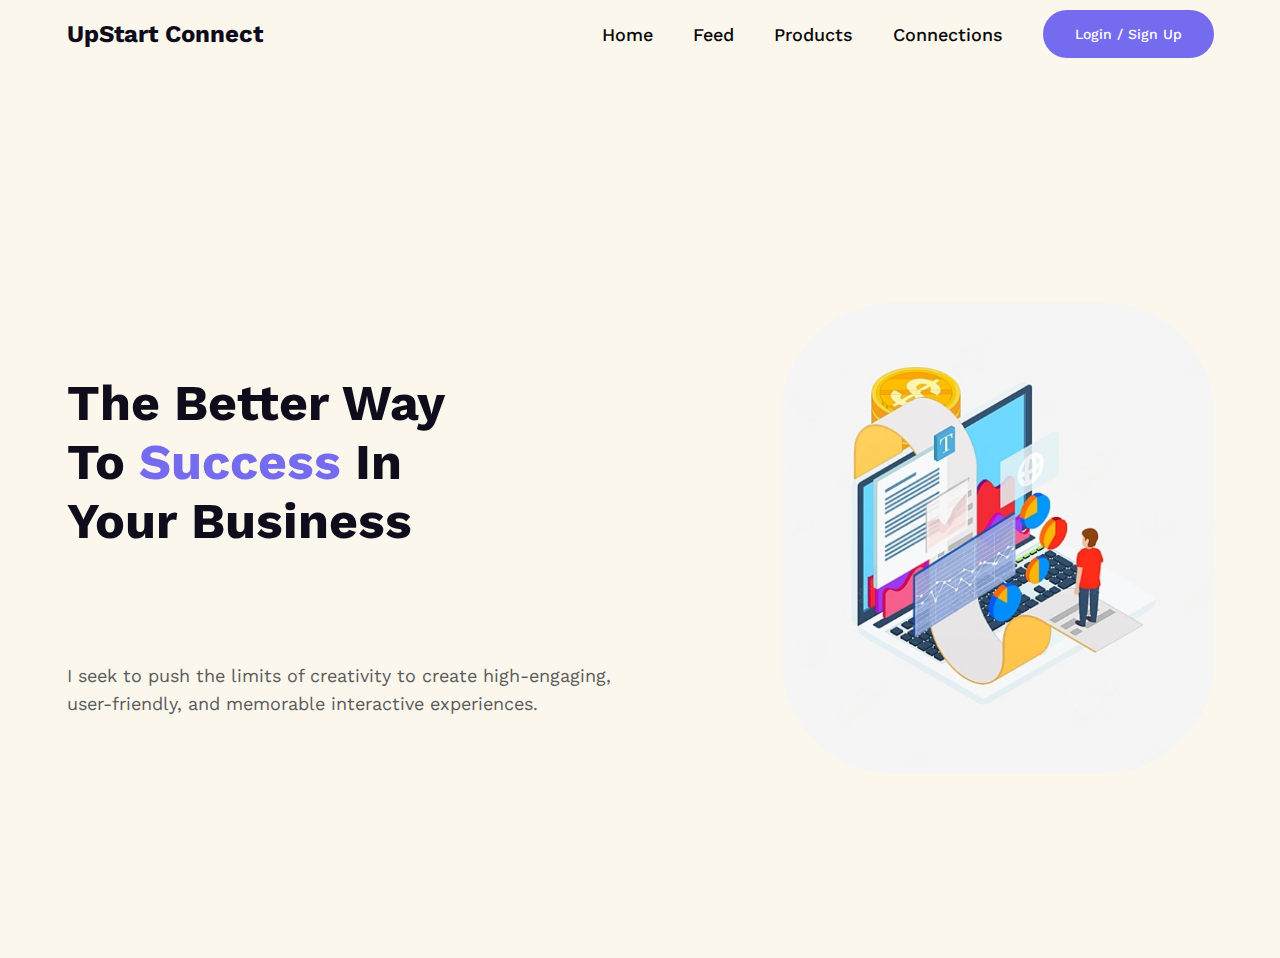
<file: index.html>
<!DOCTYPE html>
<html lang="en">
<head>
    <meta charset="UTF-8">
    <meta name="viewport" content="width=device-width, initial-scale=1.0">
    <title>UpStart Connect</title>
    <link rel="preconnect" href="https://fonts.googleapis.com">
    <link rel="preconnect" href="https://fonts.gstatic.com" crossorigin>
    <link href="https://fonts.googleapis.com/css2?family=Poppins:wght@300;600
    &display=swap" rel="stylesheet">
    <link href="https://fonts.googleapis.com/css2?family=Work+Sans:wght@500;600
    &display=swap" rel="stylesheet">
    <link rel="stylesheet" href="style.css">
</head>
<body>
    <header>
        <div class="wrapper">
            <nav class="header">
                <div class="logo">
                    UpStart Connect
                </div>
                <ul>
                    <li class='hover'>
                        <a href="index.html">Home</a>
                    </li>
                    <li class='hover'>
                        <a href="feed.html">Feed</a>
                    </li>
                    <li class='hover'>
                        <a href="product.html">Products</a>
                    </li>
                    <li class='hover'>
                        <a href="connection.html">Connections</a>
                    </li>
                    <li>
                        <a href="login.html" class="btn">Login / Sign Up</a>
                    </li>
                </ul>
            </nav>

            <!-- End of navbar -->

            <div class="main-section">
                <div class="left">
                    <h1>The Better Way <br>To <div class="spl">Success</div> In <br>Your Business</h1>
                    <p>I seek to push the limits of creativity to create high-engaging,<br>user-friendly, 
                    and memorable interactive experiences.</p>
                </div>
                <div class="right">
                    <img src="images/image 789.png" alt="">
                </div>
            </div>
        </div>
    </header>
</body>
</html>
</file>
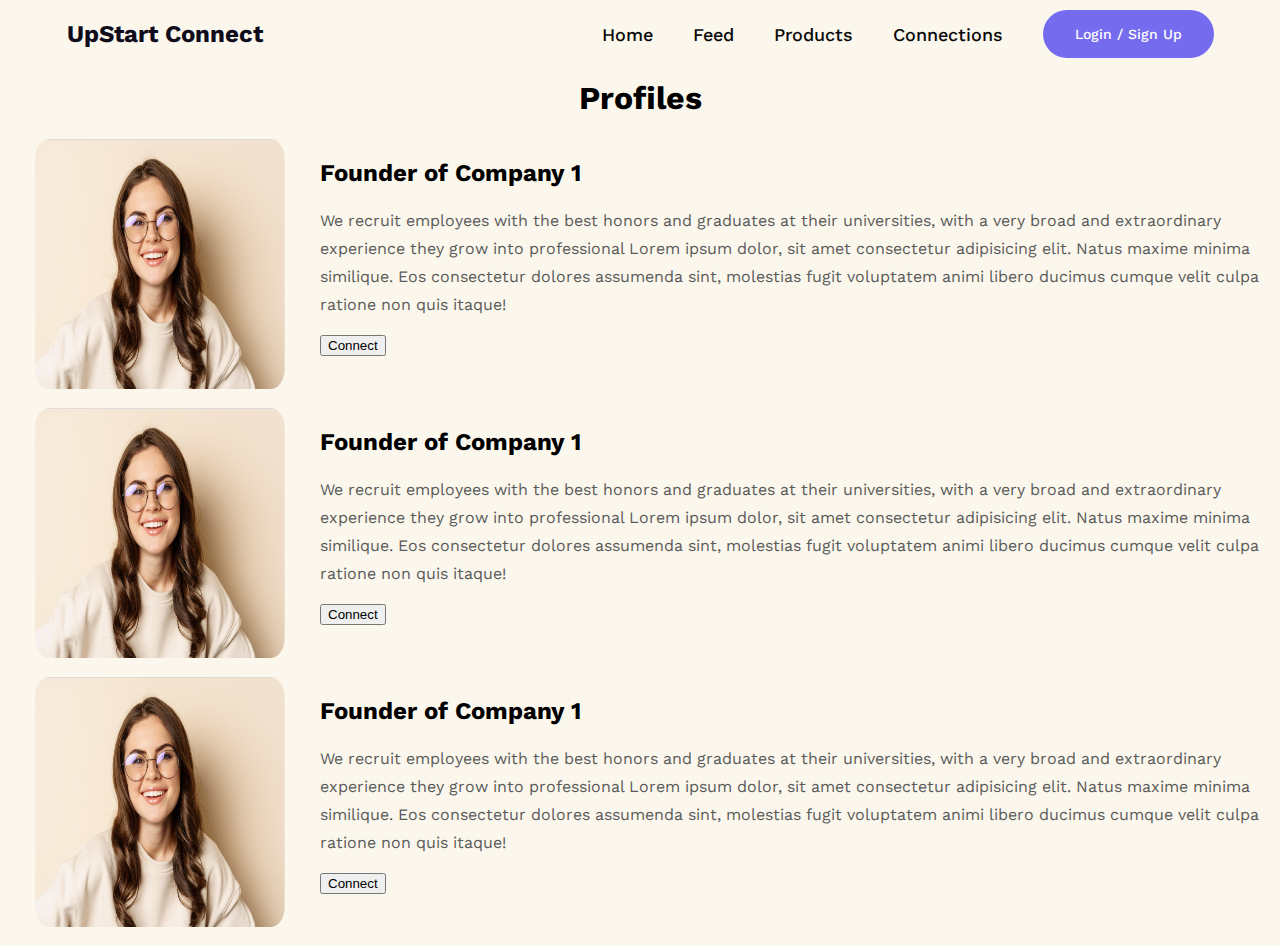
<file: connection.html>
<!DOCTYPE html>
<html lang="en">
<head>
    <meta charset="UTF-8">
    <meta name="viewport" content="width=device-width, initial-scale=1.0">
    <title>Networking</title>
    <link rel="preconnect" href="https://fonts.googleapis.com">
    <link rel="preconnect" href="https://fonts.gstatic.com" crossorigin>
    <link href="https://fonts.googleapis.com/css2?family=Poppins:wght@300;600
    &display=swap" rel="stylesheet">
    <link href="https://fonts.googleapis.com/css2?family=Work+Sans:wght@500;600
    &display=swap" rel="stylesheet">
    <link rel="stylesheet" href="style.css">
</head>
<body>
    <div class="wrapper">
        <nav>
          <div class="logo">
              UpStart Connect
          </div>
          <ul>
              <li class='hover'>
                  <a href="index.html">Home</a>
              </li>
              <li class='hover'>
                  <a href="feed.html">Feed</a>
              </li>
              <li class='hover'>
                  <a href="product.html">Products</a>
              </li>
              <li class='hover'>
                  <a href="connection.html">Connections</a>
              </li>
              <li>
                  <a href="login.html" class="btn">Login / Sign Up</a>
              </li>
          </ul>
      </nav>
      </div>
    <h1 class="heading">Profiles</h1>
    <div class="profile">
        <div class="left">
            <img src="images/Image.png" alt="">
        </div>
        <div class="right">
            <h2>Founder of Company 1</h2>
            <p>We recruit employees with the best honors and graduates at their universities,
            with a very broad and extraordinary experience they grow into professional Lorem ipsum dolor,
            sit amet consectetur adipisicing elit. Natus maxime minima similique.
            Eos consectetur dolores assumenda sint, molestias fugit voluptatem
            animi libero ducimus cumque velit culpa ratione non quis itaque!</p>
            <button>Connect</button>
        </div>
    </div>
    <div class="profile">
        <div class="left">
            <img src="images/Image.png" alt="">
        </div>
        <div class="right">
            <h2>Founder of Company 1</h2>
            <p>We recruit employees with the best honors and graduates at their universities,
                with a very broad and extraordinary experience they grow into professional Lorem ipsum dolor,
                sit amet consectetur adipisicing elit. Natus maxime minima similique.
                Eos consectetur dolores assumenda sint, molestias fugit voluptatem
                animi libero ducimus cumque velit culpa ratione non quis itaque!</p>
            <button>Connect</button>
        </div>
    </div>
    <div class="profile">
        <div class="left">
            <img src="images/Image.png" alt="">
        </div>
        <div class="right">
            <h2>Founder of Company 1</h2>
            <p>We recruit employees with the best honors and graduates at their universities,
                with a very broad and extraordinary experience they grow into professional Lorem ipsum dolor,
                sit amet consectetur adipisicing elit. Natus maxime minima similique.
                Eos consectetur dolores assumenda sint, molestias fugit voluptatem
                animi libero ducimus cumque velit culpa ratione non quis itaque!</p>
            <button >Connect</button>
        </div>
    </div>
</body>
</html>
</file>
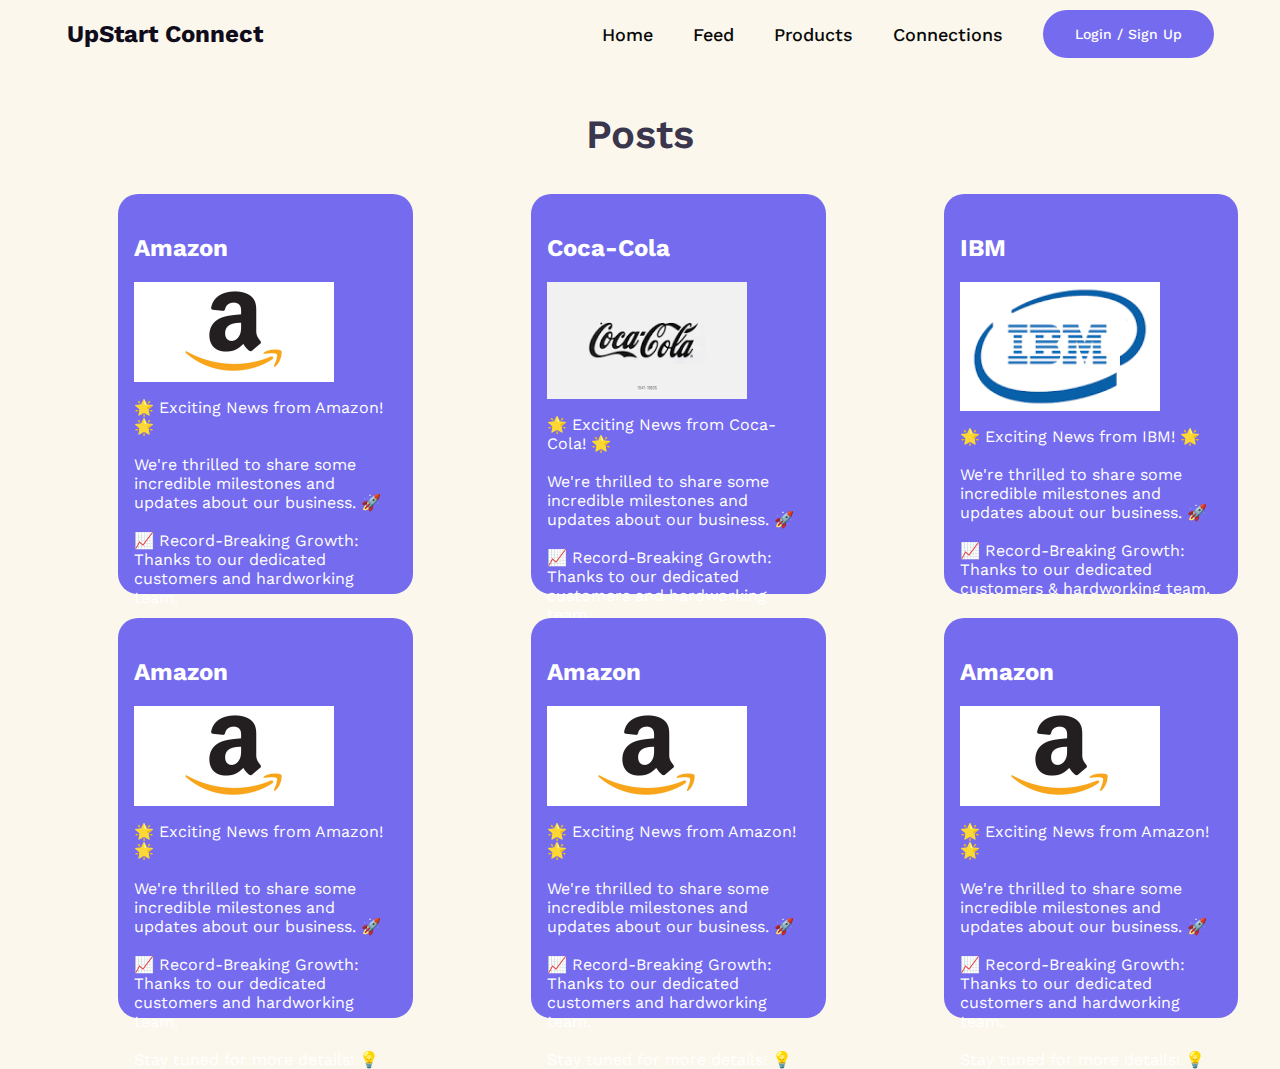
<file: feed.html>
<!DOCTYPE html>
<html lang="en">
<head>
    <meta charset="UTF-8">
    <meta name="viewport" content="width=device-width, initial-scale=1.0">
    <title>feed</title>
    <link rel="preconnect" href="https://fonts.googleapis.com">
    <link rel="preconnect" href="https://fonts.gstatic.com" crossorigin>
    <link href="https://fonts.googleapis.com/css2?family=Poppins:wght@300;600
    &display=swap" rel="stylesheet">
    <link href="https://fonts.googleapis.com/css2?family=Work+Sans:wght@500;600
    &display=swap" rel="stylesheet">
    <link rel="stylesheet" href="style.css">
</head>
<body>
    <div class="wrapper">
        <nav>
          <div class="logo">
              UpStart Connect
          </div>
          <ul>
              <li class='hover'>
                  <a href="index.html">Home</a>
              </li>
              <li class='hover'>
                  <a href="feed.html">Feed</a>
              </li>
              <li class='hover'>
                  <a href="product.html">Products</a>
              </li>
              <li class='hover'>
                  <a href="connection.html">Connections</a>
              </li>
              <li>
                  <a href="login.html" class="btn">Login / Sign Up</a>
              </li>
          </ul>
      </nav>
      </div>
      <h4>Posts</h4>
      <div class="wrapit">
    <div class="box">
        <div class="box-content">
            <h2>Amazon</h2>
            <img src="images/Amazon-logo-meaning.jpg">
            <p>🌟 Exciting News from Amazon! 🌟
                <br><br>We're thrilled to share some incredible milestones and updates about our business. 🚀
                <br><br>📈 Record-Breaking Growth: Thanks to our dedicated customers and hardworking team.
<br><br>Stay tuned for more details! 💡</p>
            
        </div>
    
    </div>
    <div class="box">
        <div class="box-content">
            <h2>Coca-Cola</h2>
            <img src="images/download.png">
            <p>🌟 Exciting News from Coca-Cola! 🌟
                <br><br>We're thrilled to share some incredible milestones and updates about our business. 🚀
                <br><br>📈 Record-Breaking Growth: Thanks to our dedicated customers and hardworking team.
<br><br>Stay tuned for more details! 💡</p>
        </div>
    
    </div>
    <div class="box">
        <div class="box-content">
            <h2>IBM</h2>
            <img src="images/download (1).png">
            <p>🌟 Exciting News from IBM! 🌟
                <br><br>We're thrilled to share some incredible milestones and updates about our business. 🚀
                <br><br>📈 Record-Breaking Growth: Thanks to our dedicated customers & hardworking team.
            </p>
            
        </div>
    
    </div>
    <div class="box">
        <div class="box-content">
            <h2>Amazon</h2>
            <img src="images/Amazon-logo-meaning.jpg">
            <p>🌟 Exciting News from Amazon! 🌟
                <br><br>We're thrilled to share some incredible milestones and updates about our business. 🚀
                <br><br>📈 Record-Breaking Growth: Thanks to our dedicated customers and hardworking team.
<br><br>Stay tuned for more details! 💡</p>
            
        </div>
    
    </div>
    <div class="box">
        <div class="box-content">
            <h2>Amazon</h2>
            <img src="images/Amazon-logo-meaning.jpg">
            <p>🌟 Exciting News from Amazon! 🌟
                <br><br>We're thrilled to share some incredible milestones and updates about our business. 🚀
                <br><br>📈 Record-Breaking Growth: Thanks to our dedicated customers and hardworking team.
<br><br>Stay tuned for more details! 💡</p>
            
        </div>
    
    </div>
    <div class="box">
        <div class="box-content">
            <h2>Amazon</h2>
            <img src="images/Amazon-logo-meaning.jpg">
            <p>🌟 Exciting News from Amazon! 🌟
                <br><br>We're thrilled to share some incredible milestones and updates about our business. 🚀
                <br><br>📈 Record-Breaking Growth: Thanks to our dedicated customers and hardworking team.
<br><br>Stay tuned for more details! 💡</p>
            
        </div>
    
    </div>
    
      </div>

</body>
</html>
</file>
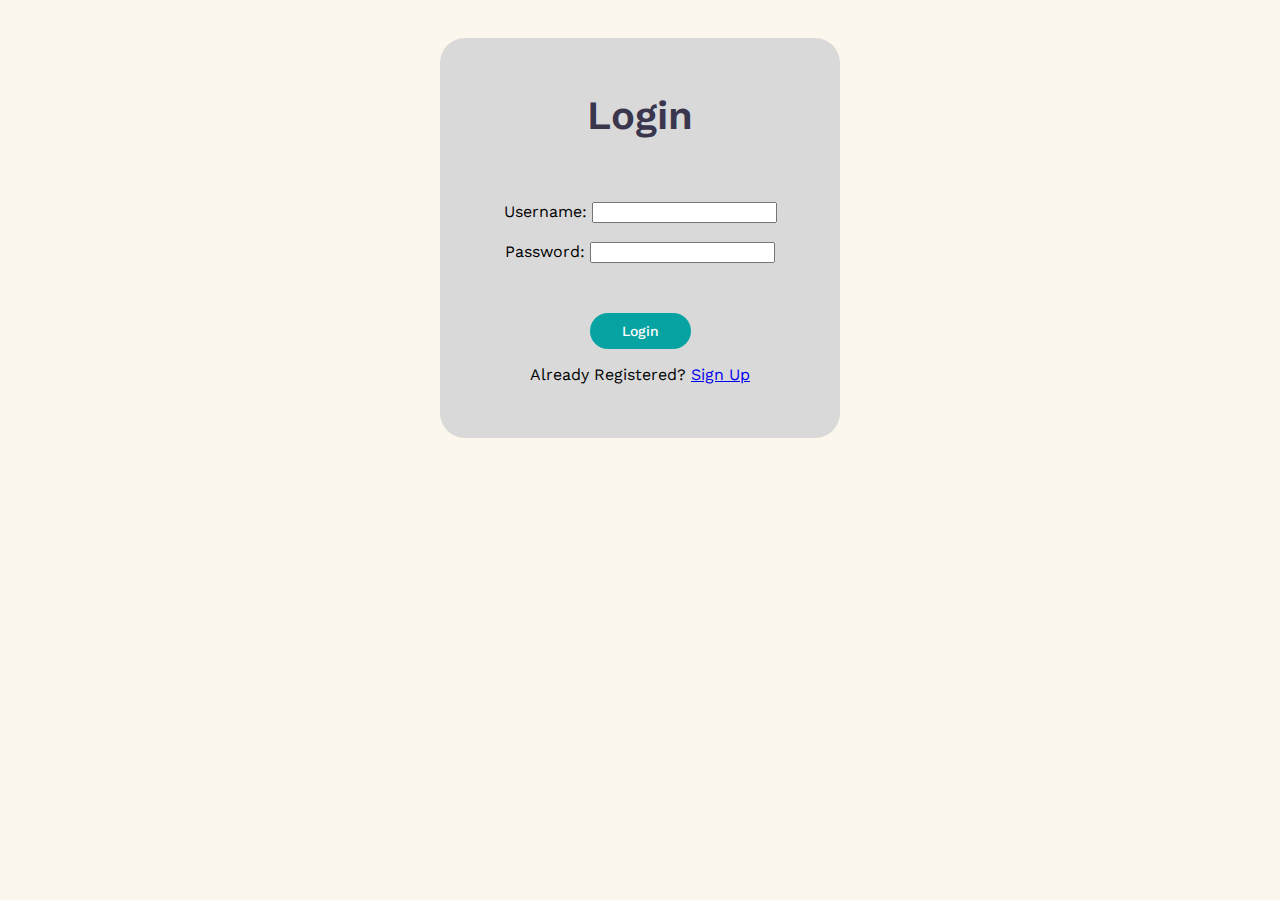
<file: login.html>
<!DOCTYPE html>
<html lang="en">
<head>
    <meta charset="UTF-8">
    <meta name="viewport" content="width=device-width, initial-scale=1.0">
    <title>Login / Sign Up</title>
    <link rel="preconnect" href="https://fonts.googleapis.com" />
    <link rel="preconnect" href="https://fonts.gstatic.com" crossorigin />
    <link
      href="https://fonts.googleapis.com/css2?family=Poppins:wght@300;600
    &display=swap"
      rel="stylesheet"
    />
    <link
      href="https://fonts.googleapis.com/css2?family=Work+Sans:wght@500;600
    &display=swap"
      rel="stylesheet"
    />
    <link rel="stylesheet" href="style.css" />
</head>
<body>
    <center>
    <div class="login">
        <h4>Login</h4><br><br>
        <div><label>Username: </label>
        <input type="text"><br><br>
        <label>Password: </label>
        <input type="password"><br>
        <a class="btn-log" href="feed.html">Login</a>
        <p>Already Registered? <a href="register.html">Sign Up</a></p>
      
    </div>
</center>
</body>
</html>
</file>
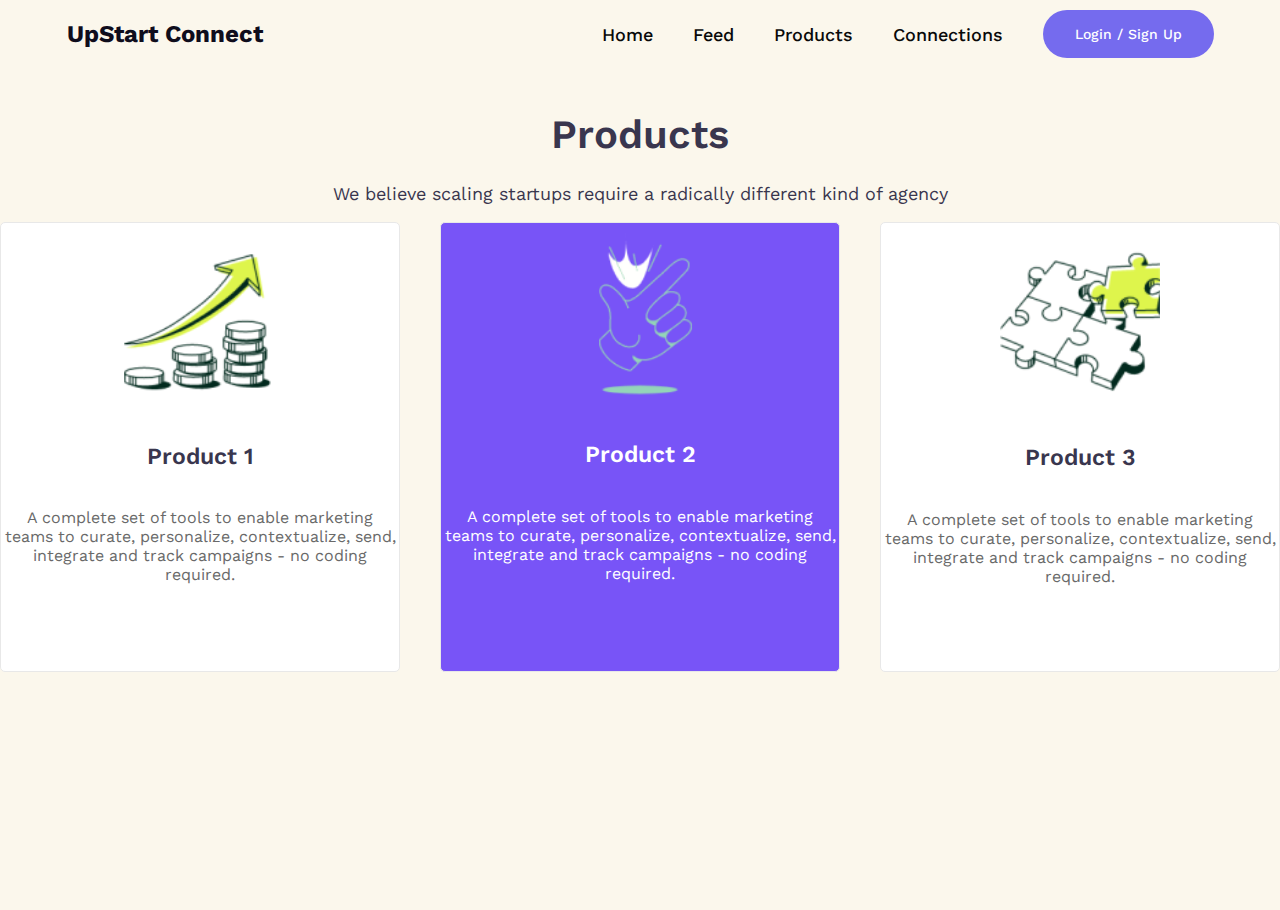
<file: product.html>
<!DOCTYPE html>
<html lang="en">
  <head>
    <meta charset="UTF-8" />
    <meta name="viewport" content="width=device-width, initial-scale=1.0" />
    <title>Products</title>
    <link rel="preconnect" href="https://fonts.googleapis.com" />
    <link rel="preconnect" href="https://fonts.gstatic.com" crossorigin />
    <link
      href="https://fonts.googleapis.com/css2?family=Poppins:wght@300;600
    &display=swap"
      rel="stylesheet"
    />
    <link
      href="https://fonts.googleapis.com/css2?family=Work+Sans:wght@500;600
    &display=swap"
      rel="stylesheet"
    />
    <link rel="stylesheet" href="style.css" />
  </head>
  <body>
    <header>
      <div class="wrapper">
      <nav>
        <div class="logo">
            UpStart Connect
        </div>
        <ul>
            <li class='hover'>
                <a href="index.html">Home</a>
            </li>
            <li class='hover'>
                <a href="feed.html">Feed</a>
            </li>
            <li class='hover'>
                <a href="product.html">Products</a>
            </li>
            <li class='hover'>
                <a href="connection.html">Connections</a>
            </li>
            <li>
                <a href="login.html" class="btn">Login / Sign Up</a>
            </li>
        </ul>
    </nav>
    </div>
      <div class="prod">
        <h4>Products</h4>
        <p class="text">
          We believe scaling startups require a radically different kind of
          agency
        </p>
        <div class="cards">
          <div class="card">
            <img src="images/image 10.png" alt="" />
            <h5>Product 1</h5>
            <p class="text">
              A complete set of tools to enable marketing teams to curate,
              personalize, contextualize, send, integrate and track campaigns -
              no coding required.
            </p>
          </div>
          <div class="card-blue">
            <img src="images/image 11.png" alt="" />
            <h5>Product 2</h5>
            <p class="text">
              A complete set of tools to enable marketing teams to curate,
              personalize, contextualize, send, integrate and track campaigns -
              no coding required.
            </p>
          </div>
          <div class="card">
            <img src="images/image 10 (1).png" alt="" />
            <h5>Product 3</h5>
            <p class="text">
              A complete set of tools to enable marketing teams to curate,
              personalize, contextualize, send, integrate and track campaigns -
              no coding required.
            </p>
          </div>
        </div>
      </div>
    </header>
  </body>
</html>
</file>
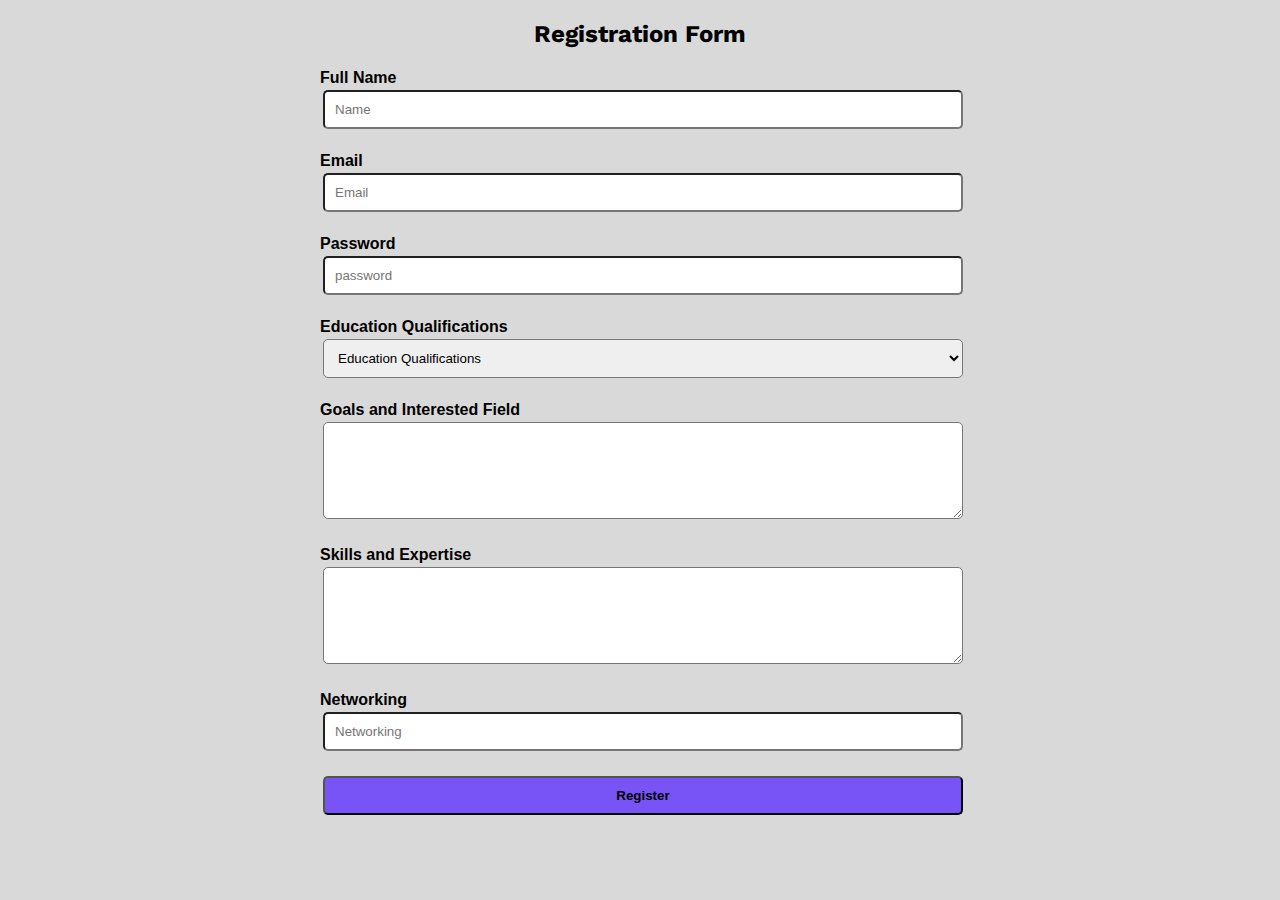
<file: register.html>
<!DOCTYPE html>
<html lang="en">
    <head>
        <meta charset="UTF-8">
        <meta name="viewport" content="width=device-width, initial-scale=1.0">
        <title>Upstart Connect</title>
        <link rel="preconnect" href="https://fonts.googleapis.com">
    <link rel="preconnect" href="https://fonts.gstatic.com" crossorigin>
    <link href="https://fonts.googleapis.com/css2?family=Poppins:wght@300;600
    &display=swap" rel="stylesheet">
    <link href="https://fonts.googleapis.com/css2?family=Work+Sans:wght@500;600
    &display=swap" rel="stylesheet">
    <link rel="stylesheet" href="style.css">
    </head>
    <body class="fm">
        <div >
            <center><h2>Registration Form</h2></center>
            <form class="rg">
                <label for="full_name">Full Name </label><br/>
                <input type="text" name="full_name" id="full_name" placeholder="Name">
                <br />
                <br />
                <label for="email">Email </label>
                <br />
                <input type="email" name="email" id="email" placeholder="Email">
                <br />
                <br />
                <label for="password">Password</label>
                <br />
                <input type="password" name="password" id="password" placeholder="password">
                <br />
                <br />
                <label for="education_qualifications">Education Qualifications</label>
                <br />
                <select>  
                    <option value="education_qualifications">Education Qualifications</option> 
                    <option value="10th">10th</option>
                    <option value="12th">12th</option>
                    <option value="B.Sc">B.Sc</option>
                    <option value="B.Com">B.Com</option>
                    <option value="BCA">BCA</option>  
                    <option value="BBA">BBA</option>  
                    <option value="B.Tech">B.Tech</option>  
                    <option value="MBA">MBA</option>  
                    <option value="MCA">MCA</option>  
                    <option value="M.Tech">M.Tech</option>
                    <option value="Other">Other</option>
                </select>
                <br />
                <br />
                <label for="goals_and_interested_field">Goals and Interested Field</label>
                <br />
                <textarea cols="80" rows="5" value="address">  
                </textarea>
                <br />
                <br />
                <label for="skills and expertise">Skills and Expertise</label>
                <br />
                <textarea cols="80" rows="5" value="address">  
                </textarea>
                <br />
                <br />
                <label for="networking">Networking</label>
                <br />
                <input type="text" name="networking" id="networking" placeholder="Networking">
                <br />
                <br />
                <input type="submit" value="Register" id="reg_b">
            </form>
        </div>
    </body>
</html>
</file>
<file: style.css>
:root {
  --pink: #fbf7ec;
  --blue: #756bee;
}

*,
*::before,
*::after {
  box-sizing: border-box;
}

body {
  margin: 0;
  background: var(--pink);
  font-family: "Work Sans", sans-serif;
}

.wrapper {
  max-width: 1147px;
  margin: 0 auto;
}

.prod{
    max-width: 1400px;
  top: 36px;
  z-index: 100;
  margin: 0 auto;
}

.btn {
  padding: 16px 32px;
  background: var(--blue);
  border-radius: 24px;
  display: inline-block;
  color: white;
  font-size: 14px;
  font-weight: 500;
  text-decoration: none;
}

h4 {
  color: #39364e;
  text-align: center;
  font-size: 40px;
  font-weight: 600;
  top: 36px;
  margin-bottom: 25px;
}

.text {
  color: #39364e;
  text-align: center;
  font-size: 18px;
  font-weight: 400;
}

header {
  background: var(--pink);
  height: 100vh;
  width: 100%;
}

nav {
  display: flex;
  justify-content: space-between;
  align-items: center;
  /* position: fixed; */
  margin-top: 10px;
  width: 1147px;
  top: 36px;
  z-index: 100;
}

nav .logo {
  color: #0f0d1c;
  font-size: 24px;
  font-style: normal;
  font-weight: 700;
  line-height: 24px;
}

nav ul {
  display: flex;
  align-items: center;
  gap: 40px;
  list-style: none;
  margin: 0;
}

nav ul li a {
  color: #090909;
  text-align: center;
  font-size: 18px;
  font-weight: 500;
  text-decoration: none;
}

.hover a:hover{
  color: var(--blue);
}

.main-section {
  display: flex;
  height: 100vh;
  width: 100%;
  align-items: center;
  justify-content: space-between;
  padding-top: 60px;
}

.main-section .left {
  width: 689px;
}

.main-section .left h1 {
  color: #0f0d1c;
  font-size: 50px;
  font-weight: 700;
  margin-bottom: 112px;
}

.main-section .right img {
  height: 470px;
  vertical-align: middle;
}

.main-section .left p {
  color: #5a5a5a;
  font-size: 18px;
  font-weight: 400;
  line-height: 28px;
}

.spl {
  display: inline;
  color: #756bee;
  font-size: 50px;
  font-weight: 700;
}

.cards{
    justify-content: space-between;
    display: flex;
    align-items: center;
}

.card {
  width: 400px;
  height: 450px;
  border-radius: 5px;
  border: 1px solid #e8e8e8;
  background: #fff;
}

.card img{
  display: block;
  margin-left: auto;
  margin-right: auto;
  width: 40%;
}

.card h5{
  color: #39364E;
text-align: center;
font-size: 23px;
font-weight: 600;
}

.card .text{
  color: var(--Paragraph, #696969);
text-align: center;
font-size: 16px;
font-weight: 400;
}

.card-blue .text{
  color: #FFF;
text-align: center;
font-size: 16px;
font-weight: 400;
}

.card-blue img{
  display: block;
  margin-left: auto;
  margin-right: auto;
  width: 40%;
}

.card-blue h5{
  color: #FFF;
text-align: center;
font-size: 23px;
font-weight: 600;
}

.card-blue{
    border-radius: 5px;
border: 1px solid #E8E8E8;
background: #7854F7;
width: 400px;
height: 450px;
}

.heading{
  text-align: center;
}

.profile{
display: flex;
/* justify-content: ; */
}

.profile .left img{
  width: 250px;
  height: 250px;
  margin: 0 35px;
  margin-bottom: 15px;
}

.profile .right p{
  color: #5a5a5a;
  font-size: 16px;
  font-weight: 400;
  line-height: 28px;
}

.login{
  width: 400px;
  height: 400px;
  border-radius: 5px;
  display: flex;
  margin-top: 3%;
  flex-direction: column;
  align-items: center;
  background: #d9d9d9;
  border-radius: 25px;
  background-image: url("");
}

.btn-log{
  margin-top: 50px;
  padding: 10px 32px;
  background: #07a3a3;
  border-radius: 24px;
  display: inline-block;
  color: white;
  font-size: 14px;
  font-weight: 500;
  text-decoration: none;
}

.box{
  border: 2px  rgb(232, 232, 232);
  height: 400px;
  width: 23%;
  border-radius: 20px;
  background-color: #756BEE;
  padding: 20px 0px 15px;
  margin-left: 6%;
  color: white;
  margin-bottom: 1%;
  margin-top: 0.7rem;
}

.box-content{
  margin-left: 1rem;
  margin-right: 1rem;
}

.box-content img{
  display: flex;
  justify-content: center;
  width: 200px;
  align-items: center;
}

.box-content p{
  color: white;
  
}

.wrapit{
  display: flex;
  flex-wrap: wrap;
  justify-content: space-evenly;
}

.fm{
  background: #d9d9d9;
}

.rg{
  width: 50%;
  margin: auto;
  border-radius: 18px;
}

.rg label{
  font-size: medium;
  font-family: Verdana, Geneva, Tahoma, sans-serif;
  font-weight: bold;
}

.rg input{
  width: 100%;
  border-radius: 5px;
  padding: 10px;
  margin: 3px;
}

.rg select{
  width: 100%;
  border-radius: 5px;
  padding: 10px;
  margin: 3px;
}

.rg textarea{
  width:100%;
  border-radius: 5px;
  padding: 10px;
  margin: 3px;
}

#reg_b{
  background-color: #7854F7;
  font-weight: bold;
}

.radio{
  margin: 0px;
  width: 0%;
  padding: 0px;
}
</file>
